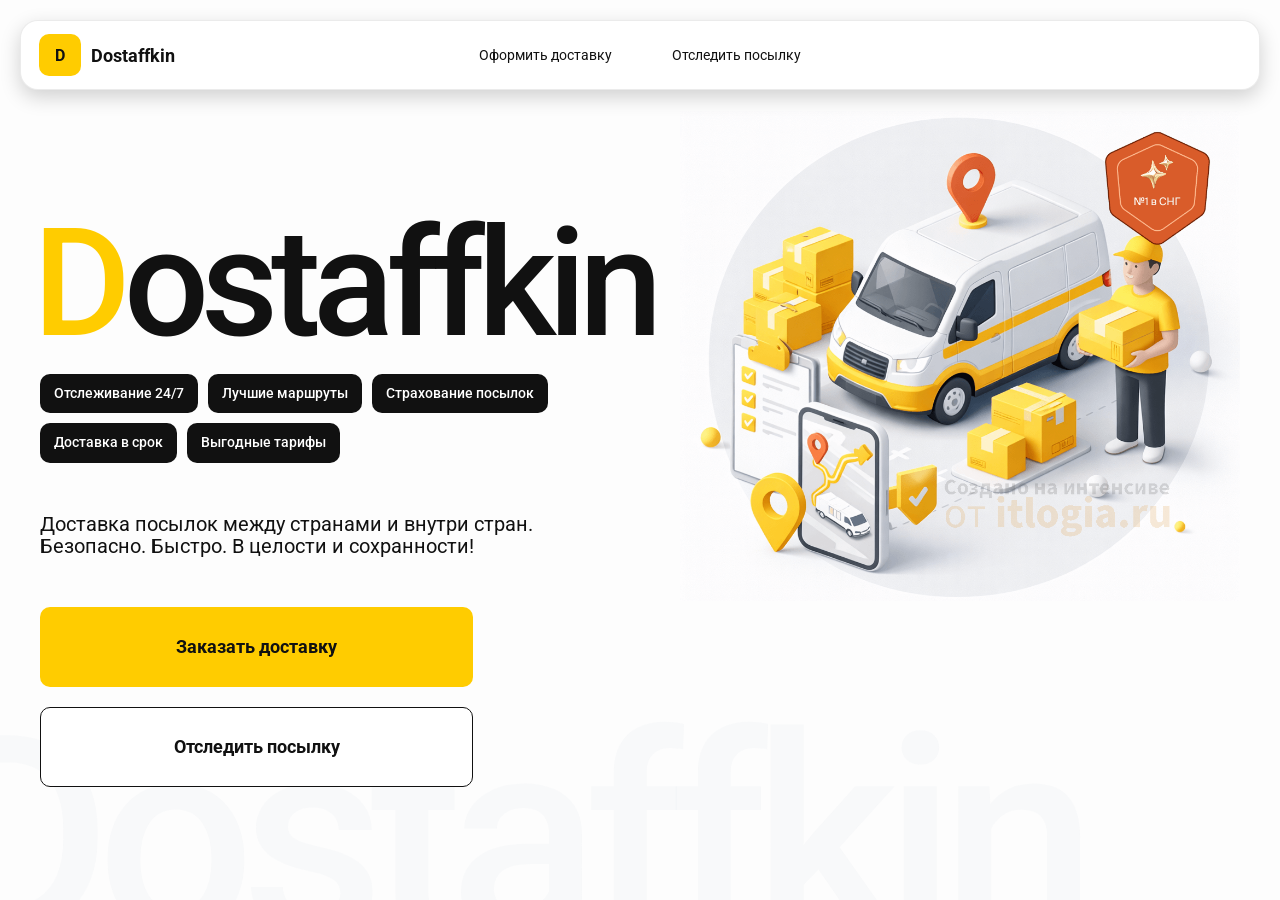
<file: index.html>
<!DOCTYPE html>
<html lang="ru">

<head>
    <meta charset="UTF-8">
    <meta name="viewport" content="width=device-width,initial-scale=1,maximum-scale=1,user-scalable=0" />
    <title>Dostaffkin — Доставка посылок между странами и внутри стран. Безопасно. Быстро. В целости и сохранности!
    </title>
    <link rel="stylesheet" href="styles/base.css" />
    <link rel="stylesheet" href="styles/base_adaptive.css" />
    <link rel="stylesheet" href="styles/index.css" />
    <link rel="stylesheet" href="styles/index_adaptive.css" />
</head>

<body>

    <div class="container">
        <header class="header">
            <a class="header-brand" href="#">
                <div class="header-logo">D</div>
                <div class="header-title">Dostaffkin</div>
            </a>
            <nav class="header-menu">
                <a class="header-link" href="./order.html">Оформить <span>доставку</span></a>
                <a class="header-link" href="./track.html">Отследить <span>посылку</span></a>
            </nav>
        </header>
        <main class="main">
            <section class="main-info">
                <div class="main-title">
                    <span>D</span>ostaffkin
                </div>
                <div class="main-features">
                    <div class="main-feature">Отслеживание 24/7</div>
                    <div class="main-feature">Лучшие маршруты</div>
                    <div class="main-feature">Страхование посылок</div>
                    <div class="main-feature">Доставка в срок</div>
                    <div class="main-feature">Выгодные тарифы</div>
                </div>
                <div class="main-description">
                    Доставка посылок между странами и внутри стран.
                    Безопасно. Быстро. В целости и сохранности!
                </div>
                <div class="main-actions">
                    <a class="button" type="button" href="./order.html">Заказать доставку</a>
                    <a class="button button-white" type="button" href="./track.html">Отследить посылку</a>
                </div>
            </section>
            <div class="main-title-ghost">Dostaffkin</div>
            <section class="main-image">
                <img src="images/main-image.png" alt="Main image" />
            </section>
        </main>
    </div>

</body>

</html>
</file>
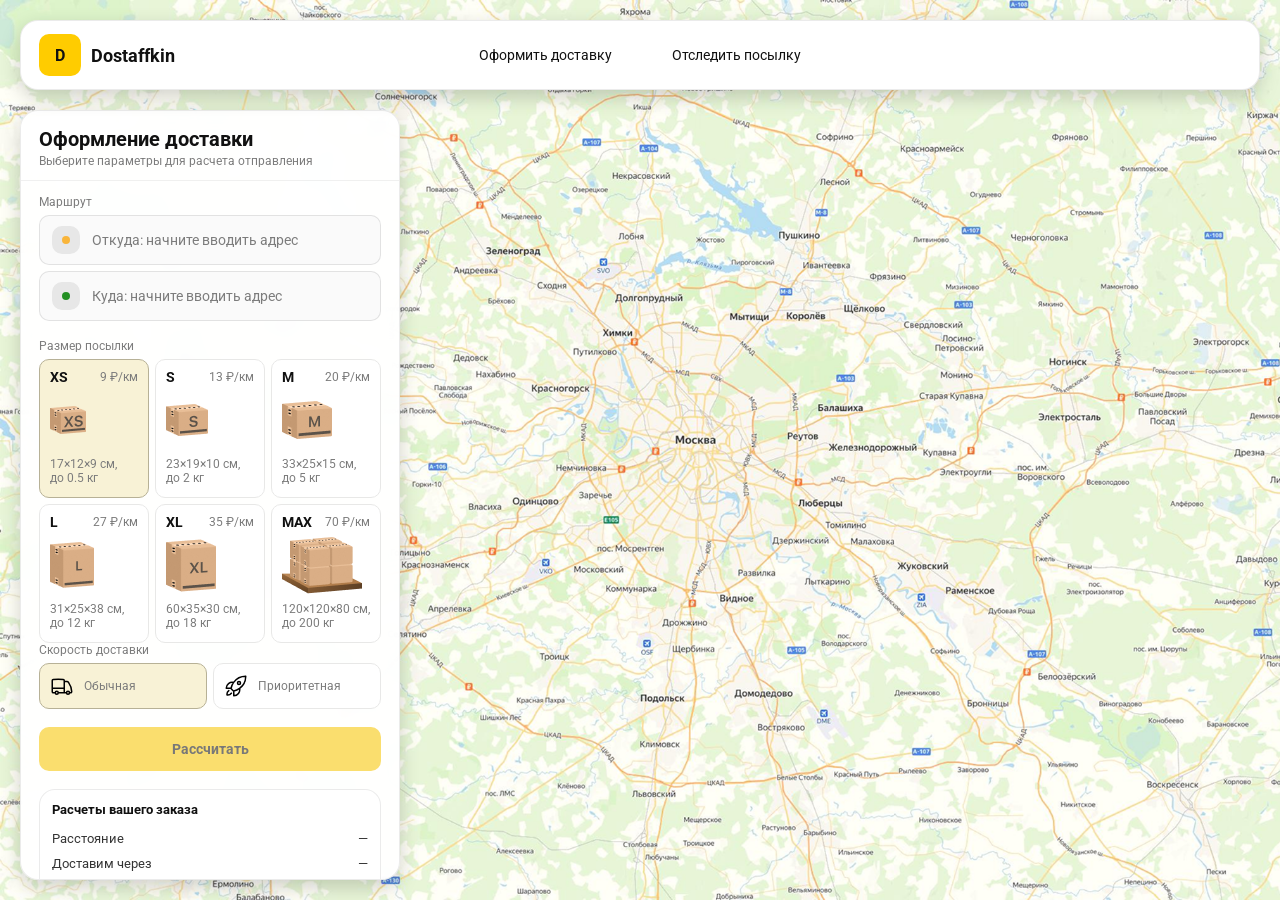
<file: order.html>
<!doctype html>
<html lang="ru">

<head>
    <meta charset="utf-8" />
    <meta name="viewport" content="width=device-width,initial-scale=1,maximum-scale=1,user-scalable=0" />
    <title>Оформление доставки</title>

    <link rel="stylesheet" href="styles/base.css" />
    <link rel="stylesheet" href="styles/base_adaptive.css" />

    <link rel="stylesheet" href="styles/order.css" />
    <link rel="stylesheet" href="styles/order_adaptive.css" />
</head>

<body>
    <div id="map"></div>

    <header class="header">
        <a class="header-brand" href="./index.html">
            <div class="header-logo">D</div>
            <div class="header-title">Dostaffkin</div>
        </a>
        <nav class="header-menu">
            <a class="header-link" href="#">Оформить <span>доставку</span></a>
            <a class="header-link" href="./track.html">Отследить <span>посылку</span></a>
        </nav>
    </header>

    <aside class="main" id="sidebar">
        <div class="main-header">
            <div class="main-title">Оформление доставки</div>
            <div class="main-text">Выберите параметры для расчета отправления</div>
        </div>
        <div class="main-content">
            <div class="main-route">
                <div class="main-block-title">Маршрут</div>
                <div class="main-fields">
                    <div class="main-field" id="fromField">
                        <div class="main-pin"></div>
                        <input id="from" placeholder="Откуда: начните вводить адрес" autocomplete="off" />
                        <div class="main-ac" id="fromAc" role="listbox" aria-label="Подсказки адресов"></div>
                    </div>

                    <div class="main-field" id="toField">
                        <div class="main-pin"></div>
                        <input id="to" placeholder="Куда: начните вводить адрес" autocomplete="off" />
                        <div class="main-ac" id="toAc" role="listbox" aria-label="Подсказки адресов"></div>
                    </div>
                </div>
            </div>
            <div class="main-package">
                <div class="main-block-title">Размер посылки</div>

                <div class="main-sizes">
                    <div class="main-size-card is-active" data-value="xs">
                        <div class="main-size-top">
                            <div class="main-size-label">XS</div>
                            <div class="main-size-rate">9 ₽/км</div>
                        </div>
                        <div class="main-size-media">
                            <img src="images/sizes/xs.png" alt="Короб XS" />
                        </div>
                        <div class="main-size-description">17×12×9 см,<br>до 0.5 кг</div>
                    </div>

                    <div class="main-size-card" data-value="s">
                        <div class="main-size-top">
                            <div class="main-size-label">S</div>
                            <div class="main-size-rate">13 ₽/км</div>
                        </div>
                        <div class="main-size-media">
                            <img src="images/sizes/s.png" alt="Короб S" />
                        </div>
                        <div class="main-size-description">23×19×10 см,<br>до 2 кг</div>
                    </div>

                    <div class="main-size-card" data-value="m">
                        <div class="main-size-top">
                            <div class="main-size-label">M</div>
                            <div class="main-size-rate">20 ₽/км</div>
                        </div>
                        <div class="main-size-media">
                            <img src="images/sizes/m.png" alt="Короб M" />
                        </div>
                        <div class="main-size-description">33×25×15 см,<br>до 5 кг</div>
                    </div>

                    <div class="main-size-card" data-value="l">
                        <div class="main-size-top">
                            <div class="main-size-label">L</div>
                            <div class="main-size-rate">27 ₽/км</div>
                        </div>
                        <div class="main-size-media">
                            <img src="images/sizes/l.png" alt="Короб L" />
                        </div>
                        <div class="main-size-description">31×25×38 см,<br>до 12 кг</div>
                    </div>

                    <div class="main-size-card" data-value="xl">
                        <div class="main-size-top">
                            <div class="main-size-label">XL</div>
                            <div class="main-size-rate">35 ₽/км</div>
                        </div>
                        <div class="main-size-media">
                            <img src="images/sizes/xl.png" alt="Короб XL" />
                        </div>
                        <div class="main-size-description">60×35×30 см,<br>до 18 кг</div>
                    </div>

                    <div class="main-size-card" data-value="max">
                        <div class="main-size-top">
                            <div class="main-size-label">MAX</div>
                            <div class="main-size-rate">70 ₽/км</div>
                        </div>
                        <div class="main-size-media main-size-media-palleta">
                            <img src="images/sizes/max.png" alt="Паллета" />
                        </div>
                        <div class="main-size-description">120×120×80 см,<br>до 200 кг</div>
                    </div>
                </div>
                <div class="main-speed">
                    <div class="main-block-title">Скорость доставки</div>

                    <div class="main-speeds">
                        <div class="main-speed-card is-active" data-value="regular">
                            <img class="main-speed-media" src="images/icons/regular.svg" alt="Regular" />
                            <div class="main-speed-description">Обычная</div>
                        </div>
                        <div class="main-speed-card" data-value="fast">
                            <img class="main-speed-media" src="images/icons/fast.svg" alt="Fast" />
                            <div class="main-speed-description">Приоритетная</div>
                        </div>

                    </div>
                </div>
            </div>
            <div class="main-calculate-block">
                <button id="calc" class="button calculate-button" type="button" disabled>Рассчитать</button>
            </div>
            <div class="main-result" id="result">
                <div class="main-result-title">Расчеты вашего заказа</div>
                <div class="main-result-lines">
                    <div class="main-result-line"><span>Расстояние</span><span id="distanceValue">—</span></div>
                    <div class="main-result-line"><span>Доставим через</span><span id="durationValue">—</span></div>
                    <div class="main-result-line"><span>Тариф</span><span id="rateValue">—</span></div>
                </div>
                <div class="main-price">
                    <div class="main-price-label">Итого</div>
                    <div class="main-price-value" id="totalValue">—</div>
                </div>
            </div>
            <div class="main-order-box">
                <div class="main-order-form" id="orderForm">
                    <div class="main-order-title">Оформление доставки</div>
                    <div class="main-block-info-row">
                        <div class="main-block-title">Контакты</div>
                        <div class="order-fields">
                            <div class="main-field">
                                <input id="customerName" placeholder="Ваше имя" autocomplete="off" />
                            </div>
                            <div class="main-field">
                                <input id="customerPhone" placeholder="Ваш телефон" autocomplete="off"
                                    inputmode="tel" />
                            </div>
                        </div>
                    </div>
                    <div class="main-block-info-row extra-info">
                        <div class="main-block-title">Дополнительная информация</div>
                        <div class="main-field textarea">
                            <textarea id="comment" placeholder="Детали доставки и комментарии"></textarea>
                        </div>
                    </div>
                    <button id="submit" class="button main-submit-request" type="button" disabled>Отправить
                        заявку
                    </button>
                </div>

                <div class="main-order-success" id="orderSuccess">
                    <div class="main-success-icon">✓</div>
                    <div class="main-success-title">Заявка отправлена!</div>
                    <div class="main-success-title">Номер отправления – <span id="orderId"></span></div>
                    <div class="main-success-subtitle">Мы скоро свяжемся с вами</div>
                </div>
            </div>
        </div>

    </aside>


</body>

</html>
</file>
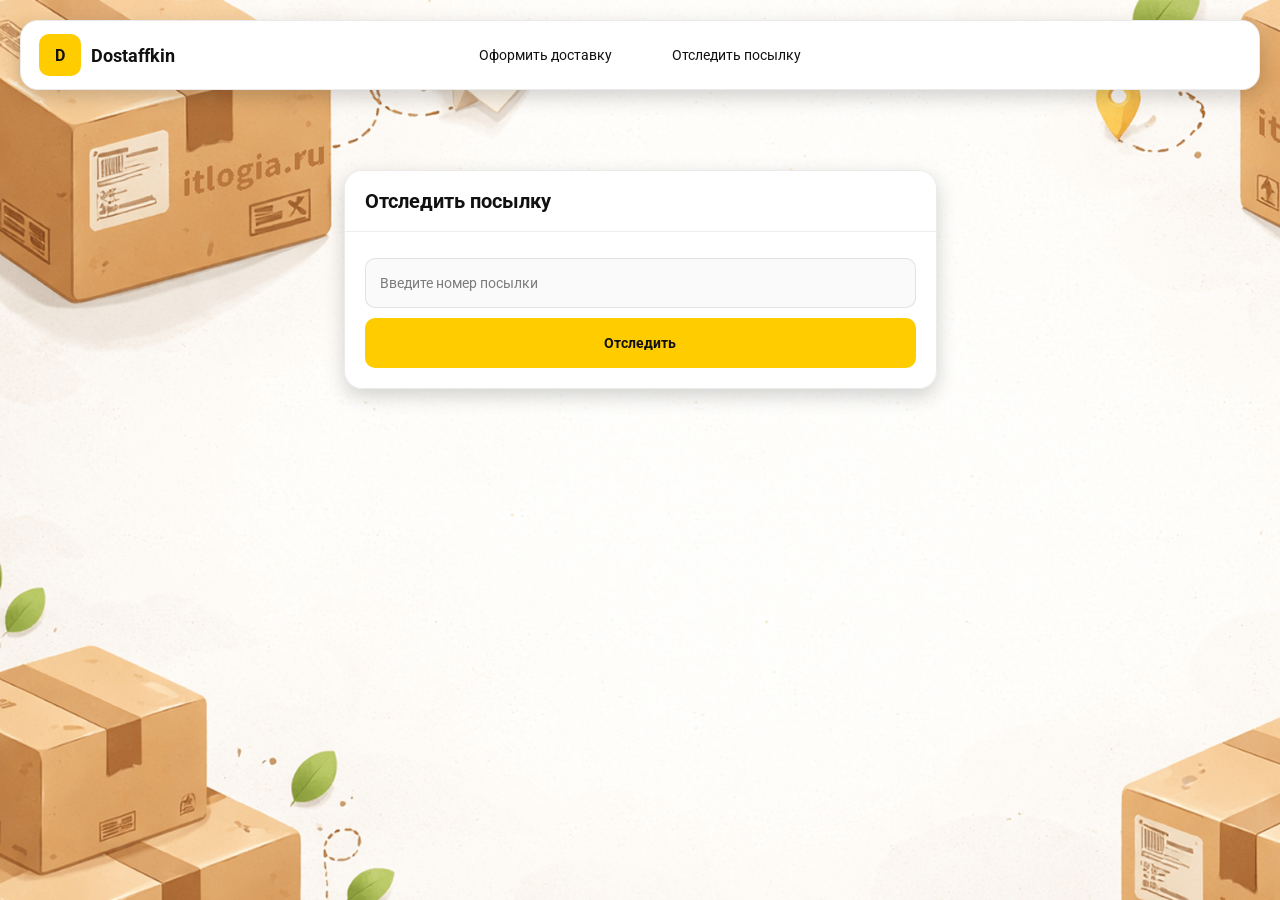
<file: track.html>
<!doctype html>
<html lang="ru">

<head>
    <meta charset="utf-8" />
    <meta name="viewport" content="width=device-width,initial-scale=1,maximum-scale=1,user-scalable=0" />
    <title>Отследить посылку</title>
    <link rel="stylesheet" href="styles/base.css" />
    <link rel="stylesheet" href="styles/base_adaptive.css" />

    <link rel="stylesheet" href="styles/track.css" />
    <link rel="stylesheet" href="styles/track_adaptive.css" />
</head>

<body>
    <div class="container">
        <header class="header">
            <a class="header-brand" href="./index.html">
                <div class="header-logo">D</div>
                <div class="header-title">Dostaffkin</div>
            </a>
            <nav class="header-menu">
                <a class="header-link" href="./order.html">Оформить <span>доставку</span></a>
                <a class="header-link" href="#">Отследить <span>посылку</span></a>
            </nav>
        </header>
        <main class="track-content">
            <section class="track-card track-search">
                <div class="track-title">Отследить посылку</div>
                <div class="track-action">
                    <div class="main-field track-field">
                        <input id="trackNumber" placeholder="Введите номер посылки" autocomplete="off" />
                    </div>
                    <button id="trackButton" class="button track-button" type="button">Отследить</button>
                </div>
            </section>
            <section class="track-card track-result" id="trackResult">
                <div class="track-result-header">
                    <div class="track-id" id="trackIdValue"></div>
                    <div class="track-routes">
                        <div class="track-route">
                            <div class="track-route-pin">
                                <svg xmlns="http://www.w3.org/2000/svg" fill="none" viewBox="0 0 24 24"
                                    stroke-width="1.5" stroke="orange" class="size-6">
                                    <path stroke-linecap="round" stroke-linejoin="round"
                                        d="M15 10.5a3 3 0 1 1-6 0 3 3 0 0 1 6 0Z" />
                                    <path stroke-linecap="round" stroke-linejoin="round"
                                        d="M19.5 10.5c0 7.142-7.5 11.25-7.5 11.25S4.5 17.642 4.5 10.5a7.5 7.5 0 1 1 15 0Z" />
                                </svg>
                            </div>
                            <div class="track-route-address" id="trackFromValue">
                                Откуда: Москва, улица Арбат, 1
                            </div>
                        </div>
                        <div class="track-route track-route-arrow">
                            <svg xmlns="http://www.w3.org/2000/svg" fill="none" viewBox="0 0 24 24" stroke-width="1.5"
                                stroke="currentColor" class="size-6">
                                <path stroke-linecap="round" stroke-linejoin="round"
                                    d="M19.5 13.5 12 21m0 0-7.5-7.5M12 21V3" />
                            </svg>
                        </div>
                        <div class="track-route">
                            <div class="track-route-pin">
                                <svg xmlns="http://www.w3.org/2000/svg" fill="none" viewBox="0 0 24 24"
                                    stroke-width="1.5" stroke="green" class="size-6">
                                    <path stroke-linecap="round" stroke-linejoin="round"
                                        d="M15 10.5a3 3 0 1 1-6 0 3 3 0 0 1 6 0Z" />
                                    <path stroke-linecap="round" stroke-linejoin="round"
                                        d="M19.5 10.5c0 7.142-7.5 11.25-7.5 11.25S4.5 17.642 4.5 10.5a7.5 7.5 0 1 1 15 0Z" />
                                </svg>
                            </div>
                            <div class="track-route-address" id="trackToValue">
                                Куда: Минск, проспект Независимости, 58
                            </div>
                        </div>
                    </div>
                </div>
                <div class="track-info">
                    <div class="track-status-title">Статус данной посылки:</div>
                    <div class="track-status-list" id="trackStatusList">


                        <div class="track-status created">
                            <img src="images/icons/created.svg" class="track-status-icon" alt="Created">
                            <div class="track-status-text">
                                <div class="track-status-text-state">Создан</div>
                                <div class="track-status-text-date">10.01.2026</div>
                            </div>
                        </div>

                        <div class="track-status in-way">
                            <img src="images/icons/in-way.svg" class="track-status-icon" alt="In way">
                            <div class="track-status-text">
                                <div class="track-status-text-state">В пути: Москва</div>
                                <div class="track-status-text-date">18.01.2026</div>
                            </div>
                        </div>

                        <div class="track-status ready">
                            <img src="images/icons/ready.svg" class="track-status-icon" alt="Ready">
                            <div class="track-status-text">
                                <div class="track-status-text-state">Готов к выдаче</div>
                                <div class="track-status-text-date">25.01.2026</div>
                            </div>
                        </div>

                        <div class="track-status done">
                            <img src="images/icons/done.svg" class="track-status-icon" alt="Done">
                            <div class="track-status-text">
                                <div class="track-status-text-state">Вручен</div>
                                <div class="track-status-text-date">27.01.2026</div>
                            </div>
                        </div>

                    </div>
                </div>
            </section>
        </main>
    </div>
</body>


</html>
</file>
<file: styles/base.css>
*, *::before, *::after {
    box-sizing: border-box;
}

@font-face {
    font-family: "Roboto";
    src: url("../fonts/Roboto-Regular.ttf");
    font-weight: normal;
}

@font-face {
    font-family: "Roboto";
    src: url("../fonts/Roboto-Bold.ttf");
    font-weight: bold;
}

@font-face {
    font-family: "Roboto";
    src: url("../fonts/Roboto-Medium.ttf");
    font-weight: 500;
}

html, body {
    margin: 0;
    color: #111111;
    font-family: "Roboto", sans-serif;
}

body {
    background: #FDFDFD;
}

.header {
    border-radius: 18px;
    box-shadow: 0 7px 20px 0 #0000002E;
    backdrop-filter: blur(10px);
    background: #ffffff;
    left: 20px;
    border: 1px solid rgba(0, 0, 0, 0.08);
    position: fixed;
    right: 20px;
    top: 20px;
    padding: 14px 18px;
    height: 70px;
    display: flex;
    align-items: center;
    z-index: 6;
}

.header-brand {
    display: flex;
    align-items: center;
    text-decoration: none;
    gap: 10px;
}

.header-logo {
    width: 42px;
    height: 42px;
    border-radius: 10px;
    background: #FFCC00;
    display: grid;
    place-items: center;
    font-weight: bold;
    color: #111;
}

.header-title {
    font-size: 18px;
    font-weight: bold;
    color: #111111;
    text-decoration: none;
}

.header-menu {
    display: flex;
    align-items: center;
    gap: 60px;
    margin: 0;
    position: absolute;
    left: 50%;
    transform: translateX(-50%);
}

.header-link {
    font-size: 14px;
    color: #111111;
    text-decoration: none;
}

.main-features {
    margin-top: 15px;
    display: flex;
    flex-wrap: wrap;
    gap: 10px;
}

.main-feature {
    background: #111111;
    color: #ffffff;
    padding: 12px 14px;
    font-weight: 500;
    font-size: 14px;
    line-height: 1.1;
    border-radius: 10px;
}

.button {
    border: 0;
    outline: none;
    height: 44px;
    border-radius: 10px;
    font-size: 14px;
    font-weight: bold;
    cursor: pointer;
    font-family: inherit;
    transition: transform .08s ease, opacity .12s ease;
    background: #ffcc00;
    color: #111111;
    text-align: center;
    text-decoration: none;
}

.button:hover {
    background-color: #E5BC19;
}

.button:disabled {
    cursor: not-allowed;
    background-color: #FADE6E;
    color: #787878;
    transform: none;
}

.button.button-white {
    background: #ffffff;
    border: 1px solid #111111;
}

.button.button-white:hover {
    background: rgb(241 241 241);
}

.main-field {
    display: flex;
    align-items: center;
    margin-top: 6px;
    gap: 10px;
    border: 1px solid #1111111A;
    background: #FAFAFA;
    border-radius: 10px;
    padding: 10px 12px;
    position: relative;
    box-sizing: border-box;
    height: 50px;
}

.main-field.textarea {
    height: auto;
}

.main-pin {
    width: 28px;
    height: 28px;
    border-radius: 10px;
    background: rgba(17, 17, 17, 0.08);
    display: grid;
    place-items: center;
    flex: 0 0 auto;
    position: relative;
}

.main-pin::before {
    content: "";
    width: 8px;
    height: 8px;
    border-radius: 999px;
    background: orange;
    opacity: .75;
    display: block;
}

.main-field:last-child .main-pin::before {
    background: green;
    opacity: .85;
}

input, textarea {
    width: 100%;
    border: 0;
    outline: none;
    background: transparent;
    font-size: 14px;
    color: #111111;
    font-family: inherit;
}

textarea {
    resize: vertical;
    min-height: 72px;
    padding: 2px 0;
}

input::placeholder, textarea::placeholder {
    color: #7C7C7C;
}

.main-field:focus-within {
    border-color: rgba(0, 0, 0, 0.20);
    box-shadow: 0 0 0 4px rgba(255, 204, 0, 0.35);
    background: rgba(255, 255, 255, 0.75);
}
</file>
<file: styles/base_adaptive.css>
@media (max-width: 767px) {
    .header {
        left: 10px;
        right: 10px;
        top: 10px;
    }

    .header-link span {
        display: none;
    }

    .header-menu {
        gap: 20px;
        justify-content: flex-start;
        margin: 0 0 0 30px;
        position: static;
        transform: none;
    }
}

@media (max-width: 420px) {
    .header-title {
        display: none;
    }
}

@media (max-width: 374px) {
    .header-menu {
        gap: 10px;
        margin: 0 0 0 10px;
    }
}
</file>
<file: styles/index.css>
.container {
    overflow: hidden;
    min-height: 100vh;
}

.main {
    padding: 111px 40px 40px;
    position: relative;
    display: flex;
}

.main-info {
    max-width: 840px;
    width: 100%;
    position: relative;
}

.main-title {
    margin-top: 98px;
    font-weight: 500;
    font-size: 200px;
    line-height: 1;
    letter-spacing: -0.05em;
    color: #111111;
    left: -15px;
    position: relative;
}

.main-title span {
    color: #ffcc00;
}

.main-description {
    margin-top: 50px;
    max-width: 500px;
    font-size: 20px;
    line-height: 1.1;
    color: #111111;
}

.main-actions {
    margin-top: 50px;
    display: flex;
    flex-direction: column;
    gap: 20px;
}

.main-actions .button {
    height: 80px;
    width: 433px;
    font-size: 18px;
    font-weight: bold;
    place-items: center;
    display: grid;
}

.main-title-ghost {
    position: absolute;
    z-index: -1;
    left: -70px;
    bottom: -150px;
    font-weight: 500;
    font-size: 278px;
    line-height: 1;
    letter-spacing: -0.05em;
    color: #ECEDF04D;
}

.main-image {
    width: 1024px;
    top: 100px;
    z-index: -2;
}

.main-image img {
    width: 100%;
    max-width: 1024px;
    height: auto;
    display: block;
}
</file>
<file: styles/index_adaptive.css>
@media (max-width: 1760px) {
    .main-title {
        font-size: 150px;
        left: -7px;
    }

    .main-info {
        max-width: 640px;
    }
}

@media (max-width: 1200px) {
    .main-info {
        max-width: 540px;
    }

    .main {
        padding: 111px 20px 20px;
    }

    .main-title {
        font-size: 120px;
        left: -4px;
    }

    .main-title-ghost {
        font-size: 220px;
    }
}

@media (max-width: 1024px) {
    .main-title {
        margin-top: 30px;
    }

    .main {
        flex-direction: column-reverse;
    }

    .main-image {
        max-width: 350px;
        position: absolute;
        left: 370px;
        top: 370px;
    }

    .main-info {
        max-width: 100%;
    }

    .main-actions {
        gap: 10px;
    }

    .main-actions .button {
        height: 50px;
        font-size: 14px;
        width: auto;
        max-width: 300px;
    }

    .main-description {
        max-width: 350px;
    }
}

@media (max-width: 570px) {
    .main-title {
        font-size: 88px;
    }

    .main-description {
        max-width: 100%
    }

    .main-actions {
       width: 100%;
    }

    .main-actions .button {
        width: 100%;
        max-width: 100%
    }

    .main-image {
        max-width: 650px;
        position: absolute;
        left: 170px;
        top: 70px;
        opacity: 0.2;
    }
}

@media (max-width: 400px) {
    .main-title {
        font-size: 70px;
    }
}
</file>
<file: styles/order.css>
#map {
    background-image: url("../images/order-bg.png");
    background-size: cover;
    position: fixed;
    inset: 0;
}

.main {
    border-radius: 18px;
    box-shadow: 0 7px 20px 0 #0000002E;
    backdrop-filter: blur(10px);
    background: rgba(255, 255, 255, 0.96);
    left: 20px;
    border: 1px solid rgba(0, 0, 0, 0.08);
    position: fixed;
    top: 110px;
    bottom: 20px;
    width: 380px;
    display: flex;
    flex-direction: column;
    overflow: hidden;
    z-index: 5;
}

.main-header {
    padding: 18px 18px 12px 18px;
    border-bottom: 1px solid rgba(0, 0, 0, 0.06);
    display: flex;
    flex-direction: column;
}

.main-title {
    font-size: 20px;
    line-height: 100%;
    font-weight: bold;
}

.main-text {
    font-size: 12px;
    margin-top: 5px;
    color: #7C7C7C;
}

.main-content {
    padding: 14px 18px 18px 18px;
    overflow: auto;
    scrollbar-width: none;
    display: flex;
    flex-direction: column;
    gap: 18px;
    flex: 1;
}

.main-block-title {
    font-size: 12px;
    color: #7C7C7C;
}

.main-route .main-block-title,
.main-package .main-block-title {
    margin-bottom: 6px;
}

.main-sizes {
    display: grid;
    gap: 6px;
    grid-template-columns: repeat(3, 1fr);
}

.main-size-card {
    border: 1px solid #E8E8E7;
    background: #FFFFFF;
    border-radius: 10px;
    padding: 10px;
    cursor: pointer;
    user-select: none;
    transition: transform .08s ease, border-color .12s ease, background .12s ease;
    min-height: 139px;
}

.main-size-card:hover {
    transform: translateY(-1px);
}

.main-size-card.is-active {
    background-color: #F8F2D6;
    border-color: #B7B196;
}

.main-size-top {
    display: flex;
    align-items: center;
    justify-content: space-between;
}

.main-size-label {
    font-weight: bold;
    font-size: 14px;
    color: #111111;
    line-height: 100%;
}

.main-size-rate {
    font-size: 12px;
    color: #7C7C7C;
    line-height: 100%;
}

.main-size-media {
    margin-top: 8px;
    height: 57px;
}

.main-size-description {
    margin-top: 8px;
    font-size: 12px;
    color: #7C7C7C;
    line-height: 1.2;
}

.calculate-button {
    width: 100%;
}

.main-result {
    border: 1px solid rgba(0, 0, 0, 0.08);
    background: rgba(255, 255, 255, 0.75);
    border-radius: 16px;
    padding: 12px;
    line-height: 1.25;
}

.main-result-title {
    font-weight: bold;
    font-size: 13px;
    color: #111111;
    margin-bottom: 13px;
}

.main-result-lines {
    gap: 8px;
    display: flex;
    flex-direction: column;
}

.main-result-line {
    font-size: 13px;
    color: rgba(17, 17, 17, 0.85);
    display: flex;
    justify-content: space-between;
}

.main-price {
    margin-top: 18px;
    padding-top: 10px;
    border-top: 1px dashed rgba(0, 0, 0, 0.12);
    display: flex;
    align-items: baseline;
    justify-content: space-between;
}

.main-price-label {
    font-size: 12px;
    color: rgba(17, 17, 17, 0.55);
}

.main-price-value {
    font-size: 20px;
    font-weight: bold;
    color: #111111;
    letter-spacing: -0.3px;
}

.main-order-box {
    background: #ffffff;
    border: 1px solid #E8E8E7;
    border-radius: 10px;
    padding: 12px;
}

.main-order-title {
    margin-bottom: 8px;
    font-weight: bold;
    font-size: 14px;
    color: #111111;
}

.main-block-info {
    display: flex;
    flex-direction: column;
    gap: 6px;
}

.order-fields {
    display: grid;
    grid-template-columns: 1fr 1fr;
    column-gap: 10px;
    margin-top: 6px;
}

.main-block-info-row.extra-info {
    display: block;
    margin-top: 13px;
}

.main-submit-request {
    width: 100%;
    margin-top: 6px;
}

.main-order-success {
    display: none;
    text-align: center;
    padding: 22px 12px;
    gap: 12px;
}

.main-order-success.is-visible {
    display: flex;
    flex-direction: column;
    align-items: center;
}

.main-success-icon {
    width: 56px;
    height: 56px;
    border-radius: 50%;
    background: #16a34a;
    color: #ffffff;
    display: grid;
    place-items: center;
    font-size: 30px;
}

.main-success-title {
    font-size: 14px;
    font-weight: bold;
    color: #111111;
}

.main-success-subtitle {
    font-size: 12px;
    color: rgba(17, 17, 17, 0.55);
    line-height: 1.3;
}

.main-speed .main-block-title {
    margin-bottom: 6px;
}

.main-speeds {
    display: grid;
    gap: 6px;
    grid-template-columns: repeat(2, 1fr);
}

.main-speed-card {
    border: 1px solid #E8E8E7;
    background: #FFFFFF;
    border-radius: 10px;
    padding: 10px;
    cursor: pointer;
    user-select: none;
    transition: transform .08s ease, border-color .12s ease, background .12s ease;
    display: flex;
    align-items: center;
    gap: 10px;
}

.main-speed-card:hover {
    transform: translateY(-1px);
}

.main-speed-card.is-active {
    background-color: #F8F2D6;
    border-color: #B7B196;
}

.main-speed-description {
    font-size: 12px;
    color: #7C7C7C;
    line-height: 1.2;
}
</file>
<file: styles/order_adaptive.css>
@media (max-width: 767px) {
    .main {
        left: 10px;
        right: 10px;
        top: 50%;
        bottom: 12px;
        width: auto;
        max-width: none;
    }
}

@media (max-width: 420px) {
    .main-sizes {
        grid-template-columns: repeat(2, 1fr);
    }
}
</file>
<file: styles/track.css>
.container {
    background: #F4F4F4 url("../images/track-bg.png");
    background-size: cover;
    min-height: 100vh;
    padding: 170px 0 50px 0;
}

.track-content {
    width: 593px;
    margin: 0 auto;
}

.track-card {
    width: 100%;
    border-radius: 18px;
    box-shadow: 0 7px 20px 0 #0000002E;
    backdrop-filter: blur(10px);
    background: rgba(255, 255, 255, 0.96);
    border: 1px solid rgba(0, 0, 0, 0.08);
}

.track-title {
    font-size: 20px;
    line-height: 100%;
    font-weight: bold;
    border-bottom: 1px solid #EEEEEE;
    padding: 20px;
}

.track-action {
    padding: 20px;
}

.track-button {
    width: 100%;
    height: 50px;
}

.track-field {
    margin-bottom: 10px;
}

.track-result {
    margin-top: 5px;
    display: none;
}

.track-result.is-visible {
    display: block;
}

.track-result-header {
    font-weight: bold;
    font-size: 14px;
    color: #111111;
    padding: 20px;
    border-bottom: 1px solid #EEEEEE;
}

.track-id {
    margin-bottom: 12px;
    font-size: 20px;
}

.track-routes {
    display: flex;
    flex-direction: column;
    gap: 10px;
    font-weight: normal;
}

.track-route {
    display: flex;
    align-items: center;
    gap: 10px;
}

.track-route-pin {
    width: 24px;
    height: 24px;
    flex-shrink: 0;
}

.track-route-arrow {
    padding: 15px 0;
    width: 24px;
    height: 24px;
}

.track-info {
    padding: 20px;
}

.track-status {
    display: flex;
    align-items: center;
    font-size: 12px;
    gap: 10px;
}

.track-status-title {
    font-size: 14px;
    color: #111111;
    margin-bottom: 20px;
}

.track-status-list {
    display: flex;
    flex-direction: column;
    gap: 15px;
}

.track-status-icon {
    width: 40px;
    height: 40px;
    border-radius: 50%;
    background: rgba(17, 17, 17, 0.08);
    display: grid;
    place-items: center;
    flex: 0 0 auto;
}

.track-status.created .track-status-icon {
    background-color: #F1CB00;
}

.track-status.in-way .track-status-icon {
    background-color: #F08A11;
}

.track-status.ready .track-status-icon {
    background-color: #A35D0A;
}

.track-status.done .track-status-icon {
    background-color: #37C93B;
}

.track-status-text {
    display: flex;
    align-items: center;
    justify-content: space-between;
    color: #111111;
    font-size: 12px;
    flex: 1;
}

.track-status-date {
    color: rgba(17, 17, 17, 0.55);
}
</file>
<file: styles/track_adaptive.css>
@media (max-width: 767px) {
    .container {
        padding: 130px 0 50px 0;
    }

    .track-content {
        width: 100%;
        padding-left: 10px;
        padding-right: 10px;
    }

    .track-result-header {
        padding: 20px;
    }
}
</file>
